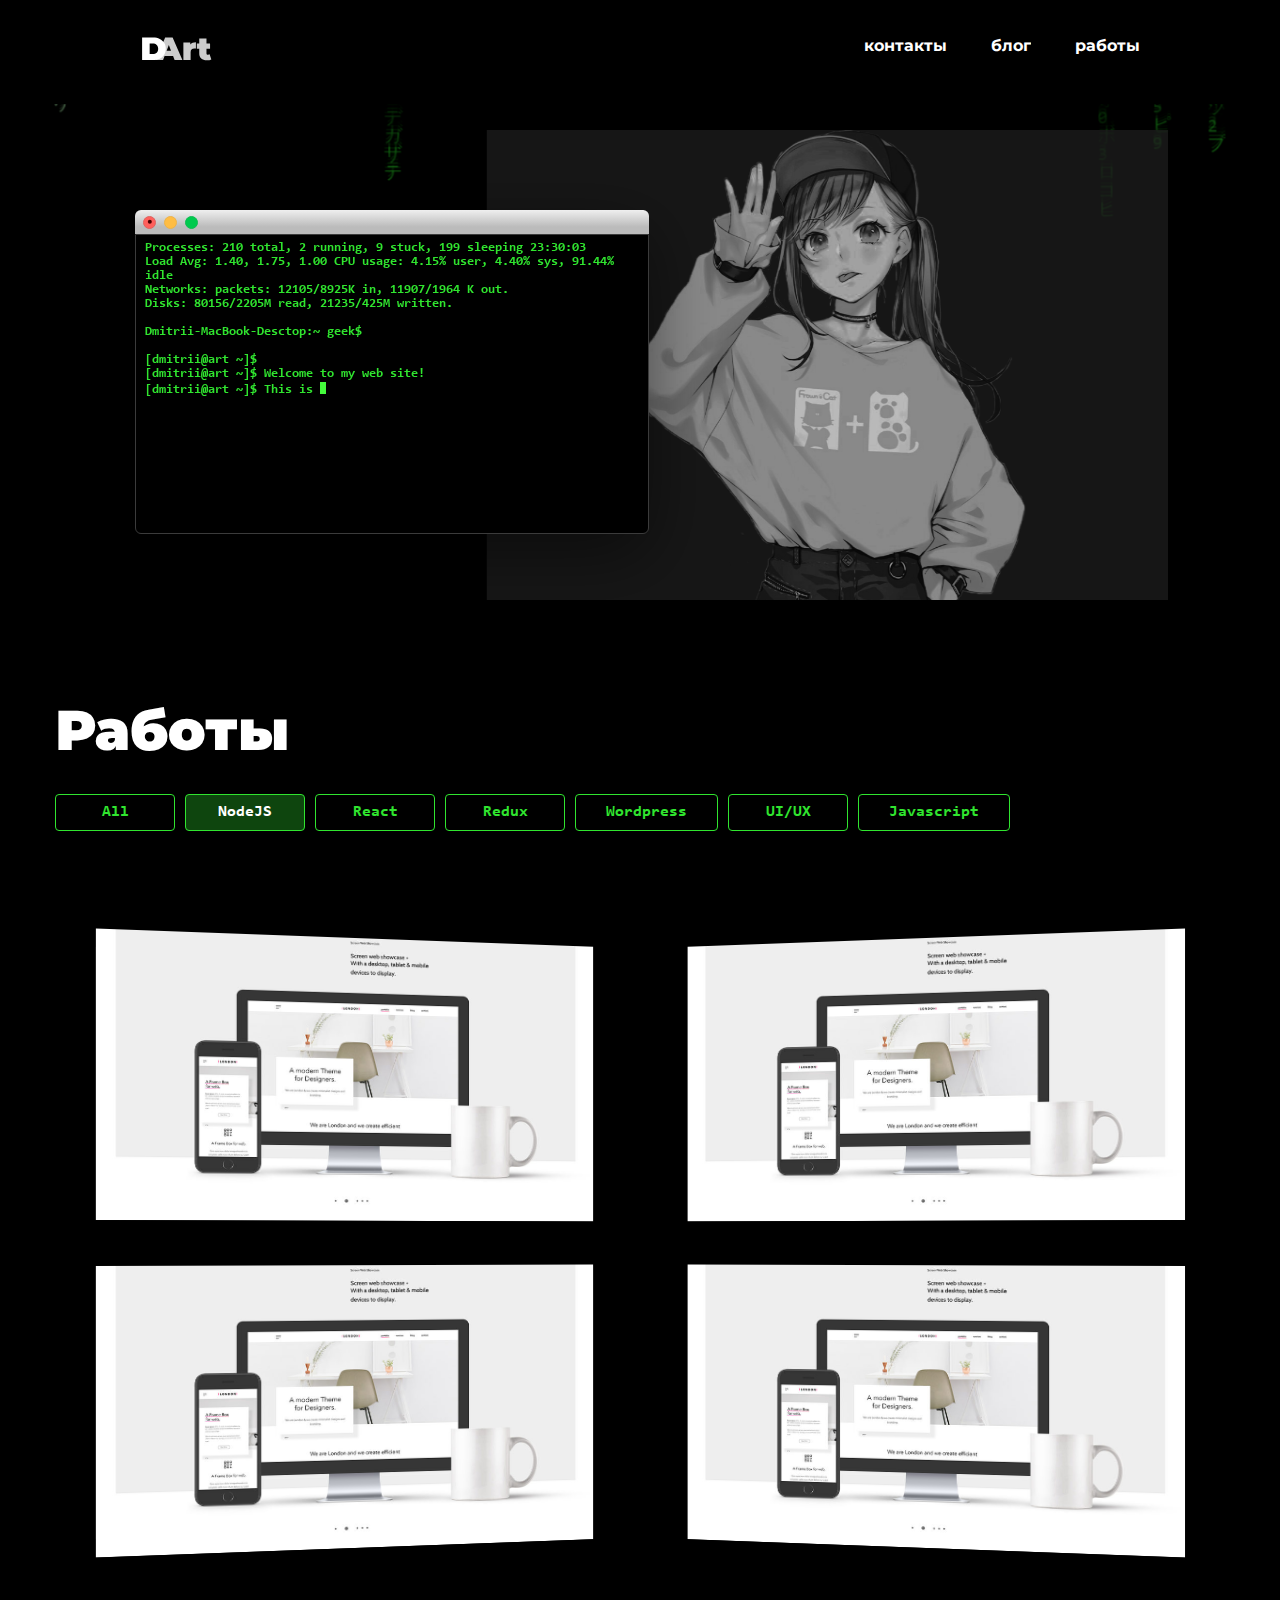
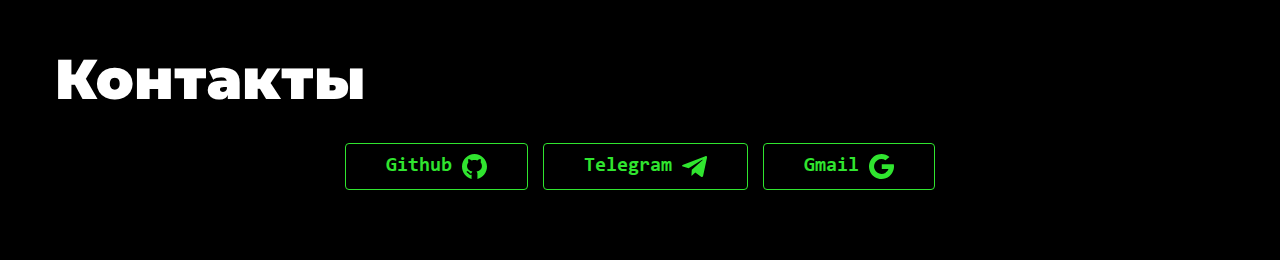
<file: index.html>
<!DOCTYPE html>
<html lang="en">
<head>
	<meta charset="UTF-8">
	<meta http-equiv="X-UA-Compatible" content="IE=edge">
	<meta name="viewport" content="width=device-width, initial-scale=1.0">
	
	<!-- Styles -->
	<link rel="stylesheet" href="./css/main.css">
	<link rel="stylesheet" href="./css/default.css">
	<link rel="stylesheet" href="./css/mixins.css">
	<link rel="stylesheet" href="./css/variables.css">
	<link rel="stylesheet" href="./css/animations.css">
	
	<!-- Fonts -->
	<link rel="preconnect" href="https://fonts.googleapis.com">
	<link rel="preconnect" href="https://fonts.gstatic.com" crossorigin>
	<link href="https://fonts.googleapis.com/css2?family=Montserrat:wght@300;400;500;700;900&display=swap" rel="stylesheet">
	<link rel="stylesheet" href="./webkit/fonts/stylesheet.css">
	<title>Portfolio</title>
</head>
<body>
	<div class="wrapper">
		<header class="header">
			<div class="container header__container">
				<div class="header__wrapper">
					<a href="./index.html" class="header__logo">
						<img src="./imgs/Logo.svg" alt="logo">
					</a>
					
					<div class="header__modal-btn">
						<span></span>
						<span></span>
					</div>
					<div class="header__nav">
						<a href="#footer" class="header__item">
							контакты
							<span></span>
							<span></span>
						</a>
						<a href="#blog" class="header__item">
							блог
							<span></span>
							<span></span>
						</a>
						<a href="#projects" class="header__item">
							работы
							<span></span>
							<span></span>
						</a>
				</div>
			</div>
		</header>

		<section id="about" class="about">
			<div style="max-width: 1400px;" class="container">
				<div id="scene-1" class="about__wrapper">
					<div data-offset-x="450" data-offset-y="0" data-depth="0.2" class="about__picture">
						<img src="./imgs/anime-waifu.png" alt="waifu">
					</div>

					<div data-offset-x="120" data-offset-y="80" data-depth="0.3" class="about__term terminal">
						<div class="terminal__header">
							<div class="terminal__controls">
								<button class="terminal__close"></button>
								<button class="terminal__minimize"></button>
								<button class="terminal__maximize"></button>
							</div>
						</div>

						<div class="terminal__body">
							<p>
								Processes: 210 total, 2 running, 9 stuck, 199 sleeping <span data-text="23:30:03" class="text-glitch noise-anim-1">23:30:03</span> <br>
								Load Avg: 1.40, 1.75, 1.00 CPU usage: 4.15% user, 4.40% sys, 91.4<span data-text="4% idle" class="text-glitch noise-anim-1">4% idle</span> <br>
								Networks: packets: <span data-text="12105/8925K" class="text-glitch noise-anim-2">12105/8925K</span> in, 11907/1964 K out. <br>
								Disks: <span data-text="80156/2205M" class="text-glitch noise-anim-2">80156/2205M</span> read, <span data-text="21235/425M" class="text-glitch noise-anim-2">21235/425M</span> written. <br>
								<br>
								Dmitrii-MacBook-Desctop:~ geek$ <br>
								<br>
								[dmitrii@art ~]$ <br>
								[dmitrii@art ~]$ <span data-text="Welcome" class="text-glitch noise-anim-3">Welcome</span> to my web site!
								<!-- <span class="highlight-text">ﾐﾋｰｳｼﾅﾓﾆｻﾜﾐﾋｰｳｼﾅﾓﾆｻﾜ</span> -->
								<br>
								[dmitrii@art ~]$ <span class="txt-type" data-wait="3000" data-words='["This is gonna be a really, really long sentence to write.."]'></span> <br>
								<br>
								<br>
								<br>
								<br>
								<br>
								<br>
								<br>
							</p>
						</div>
					</div>
				</div>
			</div>
		</section>

		<section class="projects" id="projects">
			<div class="container">
				<h2>Работы</h2>
				<div class="projects__categories">
					<button class="projects__cat-item"><p>All</p></button>
					<button class="projects__cat-item projects__cat-item-selected"><p>NodeJS</p></button>
					<button class="projects__cat-item"><p>React</p></button>
					<button class="projects__cat-item"><p>Redux</p></button>
					<button class="projects__cat-item"><p>Wordpress</p></button>
					<button class="projects__cat-item"><p>UI/UX</p></button>
					<button class="projects__cat-item"><p>Javascript</p></button>
				</div>
				
				<div class="projects__content">
					<div class="projects__case">
						<div class="projects__block">
							<div class="projects__fade"></div>
							<div class="projects__details">
								<div class="projects__info">
									<h5>Full-stack Web Application</h5>
									<div class="projects__tags">	
										<div class="projects__tag"><p>NodeJS</p></div>
										<div class="projects__tag"><p>React</p></div>
										<div class="projects__tag"><p>NodeJS</p></div>
										<div class="projects__tag"><p>React</p></div>
										<div class="projects__tag"><p>NodeJS</p></div>
										<div class="projects__tag"><p>React</p></div>
									</div>
								</div>
								<a href="./view.html"><button class="projects__button">Подробнее</button></a>
							</div>
							<img src="./imgs/project.jpg" alt="img">
						</div>
						
					</div>
					
					<div class="projects__case">
						<div class="projects__block">
							<div class="projects__fade"></div>
							<div class="projects__details">
								<div class="projects__info">
									<h5>Full-stack Web Application</h5>
									<div class="projects__tags">	
										<div class="projects__tag"><p>NodeJS</p></div>
										<div class="projects__tag"><p>React</p></div>
										<div class="projects__tag"><p>NodeJS</p></div>
										<div class="projects__tag"><p>React</p></div>
										<div class="projects__tag"><p>NodeJS</p></div>
										<div class="projects__tag"><p>React</p></div>
									</div>
								</div>
								<a href="./view.html"><button class="projects__button">Подробнее</button></a>
							</div>
							<img src="./imgs/project.jpg" alt="img">
						</div>
					</div>
					
					<div class="projects__case">
						<div class="projects__block">
							<div class="projects__fade"></div>
							<div class="projects__details">
								<div class="projects__info">
									<h5>Full-stack Web Application</h5>
									<div class="projects__tags">	
										<div class="projects__tag"><p>NodeJS</p></div>
										<div class="projects__tag"><p>React</p></div>
										<div class="projects__tag"><p>NodeJS</p></div>
										<div class="projects__tag"><p>React</p></div>
										<div class="projects__tag"><p>NodeJS</p></div>
										<div class="projects__tag"><p>React</p></div>
									</div>
								</div>
								<a href="./view.html"><button class="projects__button">Подробнее</button></a>
							</div>
							<img src="./imgs/project.jpg" alt="img">
						</div>
					</div>

					<div class="projects__case">
						<div class="projects__block">
							<div class="projects__fade"></div>
							<div class="projects__details">
								<div class="projects__info">
									<h5>Full-stack Web Application</h5>
									<div class="projects__tags">	
										<div class="projects__tag"><p>NodeJS</p></div>
										<div class="projects__tag"><p>React</p></div>
										<div class="projects__tag"><p>NodeJS</p></div>
										<div class="projects__tag"><p>React</p></div>
										<div class="projects__tag"><p>NodeJS</p></div>
										<div class="projects__tag"><p>React</p></div>
									</div>
								</div>
								<a href="./view.html"><button class="projects__button">Подробнее</button></a>
							</div>
							<img src="./imgs/project.jpg" alt="img">
						</div>
					</div>
				</div>
			</div>
		</section>

		<footer class="footer" id="footer">
			<div class="container">
				<h2>Контакты</h2>
				<div class="footer__socials">
					<a href="#" class="footer__link">
						<p>
							Github
							<svg width="30" height="30" viewBox="0 0 30 30" fill="none" xmlns="http://www.w3.org/2000/svg">
								<path d="M15 0C6.76117 0 0 6.76117 0 15C0 22.0306 4.93332 28.4171 11.4844 30V25.0374C10.8353 25.1795 10.2379 25.1836 9.5771 24.9889C8.69064 24.7272 7.97035 24.1367 7.43568 23.2363C7.09488 22.6614 6.49086 22.0379 5.86075 22.0837L5.70625 20.3327C7.06879 20.216 8.24753 21.1629 8.94722 22.3384C9.25804 22.8612 9.61578 23.1676 10.0749 23.3031C10.5187 23.4338 10.9953 23.3711 11.5505 23.175C11.6899 22.0633 12.1992 21.6472 12.5839 21.0612V21.0603C8.67691 20.4776 7.11983 18.4048 6.50185 16.7688C5.68291 14.5965 6.12236 11.8826 7.5705 10.1676C7.59865 10.1342 7.64946 10.0468 7.62978 9.98566C6.96579 7.97997 7.77489 6.3208 7.80464 6.14479C8.57094 6.37138 8.69545 5.91682 11.1333 7.39792L11.5546 7.65106C11.7309 7.75612 11.6755 7.69615 11.8517 7.68288C12.8696 7.40639 13.9426 7.25372 14.9998 7.23999C16.065 7.25372 17.1311 7.40639 18.1911 7.69409L18.3275 7.70782C18.3156 7.70599 18.3646 7.69913 18.4467 7.65015C21.492 5.80559 21.3826 6.40846 22.1992 6.14296C22.2288 6.3192 23.0271 8.00537 22.3702 9.98566C22.2816 10.2585 25.0104 12.7572 23.4979 16.7681C22.8799 18.4048 21.3231 20.4776 17.4161 21.0603V21.0612C17.9169 21.8246 18.5186 22.2306 18.5154 23.8053V30C25.0667 28.4171 29.9998 22.0306 29.9998 15C30 6.76117 23.2388 0 15 0V0Z" fill="#30E52F"/>
							</svg>								
						</p>
					</a>
					<a href="#" class="footer__link">
						<p>
							Telegram
							<svg width="30" height="30" viewBox="0 0 30 30" fill="white" xmlns="http://www.w3.org/2000/svg">
								<g clip-path="url(#clip0)">
								<path d="M11.7712 18.9763L11.275 25.9563C11.985 25.9563 12.2925 25.6513 12.6612 25.285L15.99 22.1038L22.8875 27.155C24.1525 27.86 25.0437 27.4888 25.385 25.9913L29.9125 4.77627L29.9137 4.77502C30.315 2.90502 29.2375 2.17377 28.005 2.63252L1.39248 12.8213C-0.423772 13.5263 -0.396272 14.5388 1.08373 14.9975L7.88748 17.1138L23.6912 7.22502C24.435 6.73252 25.1112 7.00502 24.555 7.49752L11.7712 18.9763Z" fill="#30E52F"/>
								</g>
								<defs>
								<clipPath id="clip0">
								<rect width="30" height="30" fill="white"/>
								</clipPath>
								</defs>
							</svg>								
						</p>
					</a>
					<a href="#" class="footer__link">
						<p>
							Gmail
							<svg width="30" height="30" viewBox="0 0 30 30" fill="none" xmlns="http://www.w3.org/2000/svg">
								<g clip-path="url(#clip0)">
								<path d="M6.64863 18.1293L5.60438 22.0277L1.78764 22.1084C0.646992 19.9928 0 17.5722 0 14.9999C0 12.5126 0.604922 10.1669 1.67719 8.10156H1.67801L5.07598 8.72453L6.56449 12.1021C6.25295 13.0104 6.08314 13.9854 6.08314 14.9999C6.08326 16.101 6.28271 17.156 6.64863 18.1293Z" fill="#30E52F"/>
								<path d="M29.738 12.1978C29.9102 13.1051 30.0001 14.0422 30.0001 14.9999C30.0001 16.0738 29.8872 17.1214 29.6721 18.1318C28.9419 21.5703 27.0339 24.5728 24.3908 26.6975L24.39 26.6967L20.11 26.4783L19.5043 22.6969C21.2581 21.6684 22.6287 20.0587 23.3507 18.1318H15.3298V12.1978H23.4677H29.738Z" fill="#30E52F"/>
								<path d="M24.3898 26.6967L24.3906 26.6975C21.82 28.7637 18.5546 30 15 30C9.2876 30 4.32113 26.8071 1.7876 22.1085L6.64859 18.1294C7.91533 21.5101 11.1766 23.9168 15 23.9168C16.6433 23.9168 18.1829 23.4725 19.5041 22.697L24.3898 26.6967Z" fill="#30E52F"/>
								<path d="M24.5744 3.45328L19.715 7.43156C18.3478 6.57691 16.7315 6.0832 14.9999 6.0832C11.09 6.0832 7.76777 8.60022 6.56449 12.1022L1.67794 8.10164H1.67712C4.17357 3.28846 9.20267 0 14.9999 0C18.6395 0 21.9766 1.29645 24.5744 3.45328Z" fill="#30E52F"/>
								</g>
								<defs>
								<clipPath id="clip0">
								<rect width="30" height="30" fill="white"/>
								</clipPath>
								</defs>
							</svg>								
						</p>
					</a>
				</div>
			</div>
		</footer>
	</div>

	<script src="./js/utils.js"></script>
	<script src="./js/index.js"></script>
	<script src="./js/animations.js"></script>
	<script src="./js/matrix.js"></script>

	<!-- Libs -->
	<script src="libs/parallax-js/parallax.js"></script>
	<script src="libs/tilt-js/tilt.min.js"></script>
	<script src="libs/p5-js/p5.min.js"></script>


</body>
</html>
</file>
<file: css/main.css>
@-webkit-keyframes navbar-item-slide {
  0% {
    -webkit-transform: translateX(calc(-100% - 5px));
            transform: translateX(calc(-100% - 5px));
  }
  40% {
    -webkit-transform: translateX(0);
            transform: translateX(0);
  }
  60% {
    -webkit-transform: translateX(0);
            transform: translateX(0);
  }
  100% {
    -webkit-transform: translateX(calc(100% + 10px));
            transform: translateX(calc(100% + 10px));
  }
}

@keyframes navbar-item-slide {
  0% {
    -webkit-transform: translateX(calc(-100% - 5px));
            transform: translateX(calc(-100% - 5px));
  }
  40% {
    -webkit-transform: translateX(0);
            transform: translateX(0);
  }
  60% {
    -webkit-transform: translateX(0);
            transform: translateX(0);
  }
  100% {
    -webkit-transform: translateX(calc(100% + 10px));
            transform: translateX(calc(100% + 10px));
  }
}

@-webkit-keyframes terminal-cursor {
  to {
    visibility: hidden;
  }
}

@keyframes terminal-cursor {
  to {
    visibility: hidden;
  }
}

.header__container {
  padding: 20px 100px 0 100px !important;
}

@media only screen and (max-width: 992px) {
  .header__container {
    padding: 0 15px !important;
  }
}

.header__wrapper {
  height: 60px;
  display: -webkit-box;
  display: -ms-flexbox;
  display: flex;
  -webkit-box-orient: horizontal;
  -webkit-box-direction: normal;
      -ms-flex-direction: row;
          flex-direction: row;
  -webkit-box-pack: justify;
      -ms-flex-pack: justify;
          justify-content: space-between;
  -webkit-box-align: center;
      -ms-flex-align: center;
          align-items: center;
}

.header__nav {
  cursor: default;
}

.header__item {
  display: inline-block;
  text-decoration: none;
  color: #fff;
  font-family: "Montserrat", sans-serif;
  font-weight: bold;
  margin-right: 40px;
  position: relative;
  font-size: 16px;
  overflow-x: hidden;
  overflow: hidden;
  padding-bottom: 5px;
}

.header__item:last-child {
  margin-right: 0;
}

.header__item span {
  border-radius: 10px;
  display: block;
  width: 100%;
  height: 2px;
  background-color: #fff;
  position: absolute;
  bottom: 0;
  -webkit-transform: translateX(calc(-100% - 5px));
          transform: translateX(calc(-100% - 5px));
}

.header__item:hover {
  text-decoration: none;
}

@-webkit-keyframes item-slide {
  0% {
    -webkit-transform: translateX(calc(-100% - 5px));
            transform: translateX(calc(-100% - 5px));
  }
  20% {
    -webkit-transform: translateX(0);
            transform: translateX(0);
  }
  30% {
    -webkit-transform: translateX(0);
            transform: translateX(0);
  }
  50% {
    -webkit-transform: translateX(calc(100% + 10px));
            transform: translateX(calc(100% + 10px));
  }
}

@keyframes item-slide {
  0% {
    -webkit-transform: translateX(calc(-100% - 5px));
            transform: translateX(calc(-100% - 5px));
  }
  20% {
    -webkit-transform: translateX(0);
            transform: translateX(0);
  }
  30% {
    -webkit-transform: translateX(0);
            transform: translateX(0);
  }
  50% {
    -webkit-transform: translateX(calc(100% + 10px));
            transform: translateX(calc(100% + 10px));
  }
}

.header__modal-btn {
  display: none;
  position: relative;
  z-index: 100;
  width: 30px;
  height: 30px;
  cursor: pointer;
  -webkit-transition: 200ms ease-in-out;
  transition: 200ms ease-in-out;
}

.header__modal-btn.active {
  -webkit-transform: rotate(90deg);
          transform: rotate(90deg);
}

.header__modal-btn span {
  position: absolute;
  width: 100%;
  height: 2px;
  background-color: #fff;
  border-radius: 100px;
  top: 50%;
  -webkit-transform-origin: center center;
          transform-origin: center center;
  -webkit-transition: .2s ease-in-out;
  transition: .2s ease-in-out;
}

.header__modal-btn span:first-child {
  -webkit-transform: translate(0, calc(-50% + 3px));
          transform: translate(0, calc(-50% + 3px));
}

.header__modal-btn span:last-child {
  -webkit-transform: translate(0, calc(-50% - 3px));
          transform: translate(0, calc(-50% - 3px));
}

@media only screen and (max-width: 576px) {
  .header__nav {
    border-radius: 5px;
    z-index: 100;
    display: -webkit-box;
    display: -ms-flexbox;
    display: flex;
    -webkit-box-orient: vertical;
    -webkit-box-direction: normal;
        -ms-flex-direction: column;
            flex-direction: column;
    position: absolute;
    right: 15px;
    top: 65px;
    padding: 20px 30px;
    background-color: #000;
    border: 1px solid #3B3B3B;
    text-align: center;
    max-width: 200px;
    -webkit-transform-origin: top right;
            transform-origin: top right;
    -webkit-transform: rotate(-90deg) translateY(15px);
            transform: rotate(-90deg) translateY(15px);
    -webkit-transition: -webkit-transform 200ms ease-in-out;
    transition: -webkit-transform 200ms ease-in-out;
    transition: transform 200ms ease-in-out;
    transition: transform 200ms ease-in-out, -webkit-transform 200ms ease-in-out;
  }
  .header__nav a {
    margin: 10px 0;
  }
  .header__nav.active {
    -webkit-transform: translateY(15px);
            transform: translateY(15px);
  }
  .header__modal-btn {
    display: unset;
  }
}

.about {
  -webkit-perspective: 1400px;
          perspective: 1400px;
  -webkit-transform-style: preserve-3d;
          transform-style: preserve-3d;
}

.about #matrix {
  position: absolute;
  -webkit-transform: translateZ(-130px);
          transform: translateZ(-130px);
  z-index: -1;
  top: 0;
}

.about__wrapper {
  display: -webkit-box;
  display: -ms-flexbox;
  display: flex;
  padding: 50px 0;
}

.about__wrapper.no-parallax {
  -webkit-box-pack: center;
      -ms-flex-pack: center;
          justify-content: center;
  -webkit-box-align: center;
      -ms-flex-align: center;
          align-items: center;
}

.about__picture {
  position: absolute;
  overflow: hidden;
  max-width: 800px;
  max-height: 470px;
  background-color: rgba(28, 28, 28, 0.8);
  display: -webkit-box !important;
  display: -ms-flexbox !important;
  display: flex !important;
}

.about__picture.no-parallax {
  -webkit-transform: translate(200px, 0) rotateY(-20deg) !important;
          transform: translate(200px, 0) rotateY(-20deg) !important;
}

@media only screen and (max-width: 992px) {
  .about__picture.no-parallax {
    -webkit-transform: translate(0, 0) !important;
            transform: translate(0, 0) !important;
  }
}

@media only screen and (max-width: 576px) {
  .about__picture.no-parallax img {
    -webkit-transform: translateX(-130px);
            transform: translateX(-130px);
  }
}

@media only screen and (max-width: 320px) {
  .about__picture.no-parallax img {
    -webkit-transform: translateX(-200px);
            transform: translateX(-200px);
  }
}

.about__picture img {
  display: inline-block;
  -o-object-fit: contain !important;
     object-fit: contain !important;
}

.about__term {
  z-index: 10;
}

.about__term.no-parallax {
  -webkit-transform: translate(-200px, 0) !important;
          transform: translate(-200px, 0) !important;
}

@media only screen and (min-width: 1200px) {
  .about__term.no-parallax {
    -webkit-transform: translate(-300px, 0) !important;
            transform: translate(-300px, 0) !important;
  }
}

@media only screen and (max-width: 992px) {
  .about__term.no-parallax {
    -webkit-transform: translate(0, 200px) !important;
            transform: translate(0, 200px) !important;
  }
}

@media only screen and (max-width: 576px) {
  .about__term.no-parallax {
    -webkit-transform: translate(0, 230px) !important;
            transform: translate(0, 230px) !important;
  }
}

.projects {
  color: #fff;
  font-family: "Montserrat", sans-serif;
}

@media only screen and (max-width: 992px) {
  .projects {
    margin-top: 150px;
  }
}

.projects h2 {
  font-size: 56px;
  font-weight: 900;
  margin-bottom: 0;
  color: #fff;
}

@media only screen and (max-width: 576px) {
  .projects h2 {
    font-size: 36px;
  }
}

.projects__categories {
  margin-top: 30px;
  display: -webkit-box;
  display: -ms-flexbox;
  display: flex;
  -webkit-box-orient: horizontal;
  -webkit-box-direction: normal;
      -ms-flex-direction: row;
          flex-direction: row;
  -ms-flex-wrap: wrap;
      flex-wrap: wrap;
}

.projects__cat-item {
  cursor: pointer;
  background-color: transparent;
  color: #30E52F;
  border: 1px solid #30E52F;
  outline: none;
  border-radius: 4px;
  overflow: hidden;
  min-width: 120px;
  font-weight: bold;
  padding: 8px 30px;
  font-size: 16px;
  margin: 0 10px 10px 0;
  display: -webkit-box;
  display: -ms-flexbox;
  display: flex;
  -webkit-box-pack: center;
      -ms-flex-pack: center;
          justify-content: center;
  -webkit-box-align: center;
      -ms-flex-align: center;
          align-items: center;
  position: relative;
}

.projects__cat-item:hover {
  color: #fff;
  background-color: rgba(48, 229, 47, 0.3);
}

.projects__cat-item p {
  padding: 0;
  margin: 0;
  font-family: "Consolas", sans-serif;
}

.projects__cat-item-selected {
  color: #fff;
  background-color: rgba(48, 229, 47, 0.3);
}

.projects__content {
  -webkit-perspective: 1400px;
          perspective: 1400px;
  -webkit-transform-style: preserve-3d;
          transform-style: preserve-3d;
  margin-top: 70px;
  display: -webkit-box;
  display: -ms-flexbox;
  display: flex;
  -ms-flex-pack: distribute;
      justify-content: space-around;
  -ms-flex-wrap: wrap;
      flex-wrap: wrap;
}

.projects__case {
  position: relative;
  -webkit-box-sizing: border-box;
          box-sizing: border-box;
  padding: 15px;
  -ms-flex-preferred-size: 550px;
      flex-basis: 550px;
  height: 100%;
  max-height: 350px;
  text-align: center;
  -webkit-transition: .1s ease-in-out;
  transition: .1s ease-in-out;
}

.projects__case:nth-child(odd) {
  -webkit-transform: translateZ(-20px) rotateY(10deg) scale(0.95);
          transform: translateZ(-20px) rotateY(10deg) scale(0.95);
}

.projects__case:nth-child(even) {
  -webkit-transform: translateZ(-20px) rotateY(-10deg) scale(0.95);
          transform: translateZ(-20px) rotateY(-10deg) scale(0.95);
}

.projects__case:hover {
  -webkit-transform: translateZ(0) rotateY(0deg) scale(1);
          transform: translateZ(0) rotateY(0deg) scale(1);
}

@media only screen and (max-width: 1200px) {
  .projects__case {
    -webkit-transform: translateZ(0) rotateY(0deg) scale(1) !important;
            transform: translateZ(0) rotateY(0deg) scale(1) !important;
  }
}

@media only screen and (max-width: 768px) {
  .projects__case {
    padding: 7.5px 0;
  }
}

.projects__block {
  position: relative;
  width: 100%;
  padding-top: 58%;
  height: 100%;
}

.projects__block img {
  z-index: 0;
  width: 100%;
  position: absolute;
  left: 0;
  top: 0;
  height: 100%;
  -o-object-fit: cover;
     object-fit: cover;
}

.projects__block:hover .projects__fade {
  opacity: .85;
  z-index: 1;
}

.projects__block:hover .projects__details {
  opacity: 1;
}

.projects__block:hover .projects__button {
  -webkit-transform: translateY(0);
          transform: translateY(0);
}

.projects__block:hover .projects__info h5 {
  -webkit-transform: translateY(0);
          transform: translateY(0);
}

.projects__block:hover .projects__tag {
  opacity: 1;
  -webkit-transform: translateY(0);
          transform: translateY(0);
}

.projects__fade {
  position: absolute;
  width: 100%;
  height: 100%;
  background-color: #000;
  top: 0;
  left: 0;
  z-index: 3;
  opacity: 0;
  -webkit-transition: .1s ease-in;
  transition: .1s ease-in;
}

.projects__details {
  width: 100%;
  height: 100%;
  position: absolute;
  top: 0;
  left: 0;
  z-index: 2;
  -webkit-box-orient: vertical;
  -webkit-box-direction: normal;
      -ms-flex-direction: column;
          flex-direction: column;
  -webkit-box-align: center;
      -ms-flex-align: center;
          align-items: center;
  -webkit-box-pack: justify;
      -ms-flex-pack: justify;
          justify-content: space-between;
  overflow: hidden;
  display: -webkit-box;
  display: -ms-flexbox;
  display: flex;
  opacity: 0;
  -webkit-transition: .2s ease-in;
  transition: .2s ease-in;
  -webkit-transform-style: preserve-3d;
          transform-style: preserve-3d;
  -webkit-transform: perspective(1000px);
          transform: perspective(1000px);
}

.projects__info h5 {
  -webkit-transform: translateY(-50px);
          transform: translateY(-50px);
  font-size: 20px;
  margin: 15px 0 30px 0;
  opacity: 1;
  -webkit-transition: .2s ease-in;
  transition: .2s ease-in;
}

@media only screen and (max-width: 576px) {
  .projects__info h5 {
    margin: 10px 0;
    font-size: 13px;
  }
}

.projects__tags {
  display: -webkit-box;
  display: -ms-flexbox;
  display: flex;
  -ms-flex-wrap: wrap;
      flex-wrap: wrap;
  -webkit-box-pack: center;
      -ms-flex-pack: center;
          justify-content: center;
  width: 80%;
  margin: 0 auto;
  -webkit-transform: translateZ(30px);
          transform: translateZ(30px);
}

@media only screen and (max-width: 576px) {
  .projects__tags {
    margin-top: 0;
    width: 100%;
  }
}

.projects__tag {
  cursor: pointer;
  background-color: transparent;
  color: #30E52F;
  border: 1px solid #30E52F;
  outline: none;
  border-radius: 4px;
  overflow: hidden;
  opacity: 0;
  -webkit-transform: translateY(-15px);
          transform: translateY(-15px);
  -webkit-transition: .1s ease-in-out;
  transition: .1s ease-in-out;
  -webkit-transition-property: opacity, -webkit-transform;
  transition-property: opacity, -webkit-transform;
  transition-property: transform, opacity;
  transition-property: transform, opacity, -webkit-transform;
  margin: 7px 5px;
  padding: 5px 15px;
  -webkit-box-sizing: border-box;
          box-sizing: border-box;
  font-size: 12.5px;
}

.projects__tag:hover {
  color: #fff;
  background-color: rgba(48, 229, 47, 0.3);
}

@media only screen and (max-width: 576px) {
  .projects__tag {
    margin: 3px;
    padding: 5px 10px;
    font-size: 9px;
  }
}

.projects__tag p {
  padding: 0;
  margin: 0;
}

.projects__button {
  cursor: pointer;
  background-color: transparent;
  color: #30E52F;
  border: 1px solid #30E52F;
  outline: none;
  border-radius: 4px;
  overflow: hidden;
  padding: 10px 18px;
  color: #30E52F;
  font-size: 12.5px;
  min-width: 120px;
  margin: 10px 5px;
  border: 1px solid #30E52F;
  -webkit-transform: translateY(50px);
          transform: translateY(50px);
  -webkit-transition: -webkit-transform .2s ease-in;
  transition: -webkit-transform .2s ease-in;
  transition: transform .2s ease-in;
  transition: transform .2s ease-in, -webkit-transform .2s ease-in;
}

.projects__button:hover {
  color: #fff;
  background-color: rgba(48, 229, 47, 0.3);
}

@media only screen and (max-width: 576px) {
  .projects__button {
    padding: 7px 13px;
    font-size: 10px;
  }
}

.footer {
  text-align: center;
  margin-top: 70px;
}

.footer h2 {
  font-size: 56px;
  font-weight: 900;
  margin-bottom: 0;
  color: #fff;
  text-align: left;
}

@media only screen and (max-width: 576px) {
  .footer h2 {
    font-size: 36px;
  }
}

.footer__socials {
  display: -webkit-box;
  display: -ms-flexbox;
  display: flex;
  -webkit-box-pack: center;
      -ms-flex-pack: center;
          justify-content: center;
  margin-top: 30px;
  margin-bottom: 70px;
}

@media only screen and (max-width: 576px) {
  .footer__socials {
    -webkit-box-orient: vertical;
    -webkit-box-direction: normal;
        -ms-flex-direction: column;
            flex-direction: column;
    margin-bottom: 30px;
  }
}

.footer__link {
  cursor: pointer;
  background-color: transparent;
  color: #30E52F;
  border: 1px solid #30E52F;
  outline: none;
  border-radius: 4px;
  overflow: hidden;
  text-decoration: none;
  margin: 0 7.5px;
}

.footer__link:hover {
  color: #fff;
  background-color: rgba(48, 229, 47, 0.3);
}

.footer__link:hover svg path {
  fill: #fff;
}

@media only screen and (max-width: 576px) {
  .footer__link {
    margin: 7.5px 0;
  }
}

.footer__link p {
  display: -webkit-box;
  display: -ms-flexbox;
  display: flex;
  -webkit-box-align: center;
      -ms-flex-align: center;
          align-items: center;
  -webkit-box-pack: center;
      -ms-flex-pack: center;
          justify-content: center;
  margin: 0;
  padding: 10px 40px;
  font-weight: bold;
  font-size: 20px;
  font-family: "Consolas", sans-serif;
}

.footer__link p svg {
  margin-left: 10px;
  width: 25px !important;
  height: 25px !important;
}

.terminal {
  -webkit-filter: drop-shadow(0px 20px 35px rgba(0, 0, 0, 0.5));
          filter: drop-shadow(0px 20px 35px rgba(0, 0, 0, 0.5));
  color: #30E52F;
  max-width: 514px;
  overflow: hidden;
}

.terminal__header {
  border-radius: 6px 6px 0 0;
  height: 24px;
  -webkit-box-sizing: border-box;
          box-sizing: border-box;
  padding: 0 8px;
  background: -webkit-gradient(linear, left top, left bottom, from(#EFEFEF), color-stop(70.25%, #bbbbbb));
  background: linear-gradient(180deg, #EFEFEF 0%, #bbbbbb 70.25%);
  -webkit-box-align: center;
      -ms-flex-align: center;
          align-items: center;
  display: -webkit-box;
  display: -ms-flexbox;
  display: flex;
}

.terminal__controls {
  display: -webkit-box;
  display: -ms-flexbox;
  display: flex;
}

.terminal__controls button {
  cursor: pointer;
  border-radius: 50%;
  width: 13px;
  height: 13px;
  padding: 0;
  margin: 0;
  margin-right: 8px;
  outline: none;
  border: none;
}

.terminal__close {
  position: relative;
  border: 1px solid #DD6461 !important;
  background-color: #FF605C;
}

.terminal__close::after {
  position: absolute;
  content: '';
  width: 40%;
  height: 40%;
  top: 50%;
  left: 50%;
  -webkit-transform: translate(-50%, -50%);
          transform: translate(-50%, -50%);
  border-radius: 50%;
  background-color: #4B0000;
}

.terminal__minimize {
  border: 1px solid #EDB34A !important;
  background-color: #FFBD44;
}

.terminal__maximize {
  border: 1px solid #10BC52 !important;
  background-color: #00CA4E;
}

.terminal__body {
  background-color: #000;
  border-radius: 0 0 6px 6px;
  border: 1px solid #3B3B3B;
  -webkit-box-sizing: border-box;
          box-sizing: border-box;
  padding: 6px 9px;
  font-family: "Consolas", sans-serif;
  color: #30E52F;
  font-weight: bold;
  font-size: 12.5px;
  min-height: 300px;
}

@media only screen and (max-width: 576px) {
  .terminal__body {
    height: 330px;
  }
}

.terminal__body p {
  margin: 0;
  padding: 0;
}

.terminal__cursor {
  display: inline-block;
  height: 12px;
  width: 6px;
  background-color: #44FC3C;
  -webkit-transform: translateY(1px);
          transform: translateY(1px);
  -webkit-animation: terminal-cursor 1s infinite;
          animation: terminal-cursor 1s infinite;
}

.terminal .txt-type > .txt::after {
  content: '';
  display: inline-block;
  height: 12px;
  width: 6px;
  background-color: #44FC3C;
  -webkit-transform: translateY(1px);
          transform: translateY(1px);
  -webkit-animation: terminal-cursor 0.5s steps(5, start) infinite;
          animation: terminal-cursor 0.5s steps(5, start) infinite;
}

.text-glitch {
  position: relative;
}

.text-glitch:after, .text-glitch:before {
  content: attr(data-text);
  position: absolute;
  top: 0;
  color: #B7FFB7;
  background: black;
  overflow: hidden;
  clip: rect(0, 900px, 0, 0);
}

.text-glitch:after {
  left: 1px;
  text-shadow: -1px 0 rgba(48, 229, 47, 0.3);
  -webkit-animation-duration: 1s;
          animation-duration: 1s;
  -webkit-animation-iteration-count: infinite;
          animation-iteration-count: infinite;
  animation-direction: alternate-reverse;
  -webkit-animation-timing-function: linear;
          animation-timing-function: linear;
}

.text-glitch:before {
  left: -1px;
  text-shadow: 1px 0 white;
  -webkit-animation-duration: 1s;
          animation-duration: 1s;
  -webkit-animation-iteration-count: infinite;
          animation-iteration-count: infinite;
  animation-direction: alternate-reverse;
  -webkit-animation-timing-function: linear;
          animation-timing-function: linear;
}

.text-glitch.noise-anim-1:after {
  -webkit-animation-name: noise-anim-1;
          animation-name: noise-anim-1;
}

.text-glitch.noise-anim-1:before {
  -webkit-animation-name: noise-anim-1;
          animation-name: noise-anim-1;
}

.text-glitch.noise-anim-2:after {
  -webkit-animation-name: noise-anim-2;
          animation-name: noise-anim-2;
}

.text-glitch.noise-anim-2:before {
  -webkit-animation-name: noise-anim-2;
          animation-name: noise-anim-2;
}

.text-glitch.noise-anim-3:after {
  -webkit-animation-name: noise-anim-3;
          animation-name: noise-anim-3;
}

.text-glitch.noise-anim-3:before {
  -webkit-animation-name: noise-anim-3;
          animation-name: noise-anim-3;
}

@-webkit-keyframes noise-anim-1 {
  0% {
    clip: rect(3px, 9999px, 1px, 0);
  }
  2.5% {
    clip: rect(8px, 9999px, 8px, 0);
  }
  5% {
    clip: rect(1px, 9999px, 6px, 0);
  }
  7.5% {
    clip: rect(7px, 9999px, 7px, 0);
  }
  10% {
    clip: rect(8px, 9999px, 10px, 0);
  }
  12.5% {
    clip: rect(10px, 9999px, 1px, 0);
  }
  15% {
    clip: rect(7px, 9999px, 9px, 0);
  }
  17.5% {
    clip: rect(7px, 9999px, 2px, 0);
  }
  20% {
    clip: rect(4px, 9999px, 3px, 0);
  }
  22.5% {
    clip: rect(8px, 9999px, 7px, 0);
  }
  25% {
    clip: rect(5px, 9999px, 7px, 0);
  }
}

@keyframes noise-anim-1 {
  0% {
    clip: rect(3px, 9999px, 1px, 0);
  }
  2.5% {
    clip: rect(8px, 9999px, 8px, 0);
  }
  5% {
    clip: rect(1px, 9999px, 6px, 0);
  }
  7.5% {
    clip: rect(7px, 9999px, 7px, 0);
  }
  10% {
    clip: rect(8px, 9999px, 10px, 0);
  }
  12.5% {
    clip: rect(10px, 9999px, 1px, 0);
  }
  15% {
    clip: rect(7px, 9999px, 9px, 0);
  }
  17.5% {
    clip: rect(7px, 9999px, 2px, 0);
  }
  20% {
    clip: rect(4px, 9999px, 3px, 0);
  }
  22.5% {
    clip: rect(8px, 9999px, 7px, 0);
  }
  25% {
    clip: rect(5px, 9999px, 7px, 0);
  }
}

@-webkit-keyframes noise-anim-2 {
  0% {
    clip: rect(3px, 9999px, 5px, 0);
  }
  5% {
    clip: rect(1px, 9999px, 2px, 0);
  }
  10% {
    clip: rect(2px, 9999px, 2px, 0);
  }
  15% {
    clip: rect(3px, 9999px, 1px, 0);
  }
  20% {
    clip: rect(4px, 9999px, 2px, 0);
  }
  25% {
    clip: rect(3px, 9999px, 4px, 0);
  }
  30% {
    clip: rect(4px, 9999px, 3px, 0);
  }
  35% {
    clip: rect(4px, 9999px, 4px, 0);
  }
  40% {
    clip: rect(3px, 9999px, 2px, 0);
  }
  45% {
    clip: rect(3px, 9999px, 4px, 0);
  }
  50% {
    clip: rect(2px, 9999px, 1px, 0);
  }
}

@keyframes noise-anim-2 {
  0% {
    clip: rect(3px, 9999px, 5px, 0);
  }
  5% {
    clip: rect(1px, 9999px, 2px, 0);
  }
  10% {
    clip: rect(2px, 9999px, 2px, 0);
  }
  15% {
    clip: rect(3px, 9999px, 1px, 0);
  }
  20% {
    clip: rect(4px, 9999px, 2px, 0);
  }
  25% {
    clip: rect(3px, 9999px, 4px, 0);
  }
  30% {
    clip: rect(4px, 9999px, 3px, 0);
  }
  35% {
    clip: rect(4px, 9999px, 4px, 0);
  }
  40% {
    clip: rect(3px, 9999px, 2px, 0);
  }
  45% {
    clip: rect(3px, 9999px, 4px, 0);
  }
  50% {
    clip: rect(2px, 9999px, 1px, 0);
  }
}

@-webkit-keyframes noise-anim-3 {
  0% {
    clip: rect(10px, 9999px, 4px, 0);
  }
  0.625% {
    clip: rect(9px, 9999px, 7px, 0);
  }
  1.25% {
    clip: rect(3px, 9999px, 3px, 0);
  }
  1.875% {
    clip: rect(3px, 9999px, 8px, 0);
  }
  2.5% {
    clip: rect(9px, 9999px, 7px, 0);
  }
  3.125% {
    clip: rect(6px, 9999px, 7px, 0);
  }
  3.75% {
    clip: rect(1px, 9999px, 1px, 0);
  }
  4.375% {
    clip: rect(2px, 9999px, 4px, 0);
  }
  5% {
    clip: rect(7px, 9999px, 9px, 0);
  }
  5.625% {
    clip: rect(2px, 9999px, 8px, 0);
  }
  6.25% {
    clip: rect(4px, 9999px, 1px, 0);
  }
}

@keyframes noise-anim-3 {
  0% {
    clip: rect(10px, 9999px, 4px, 0);
  }
  0.625% {
    clip: rect(9px, 9999px, 7px, 0);
  }
  1.25% {
    clip: rect(3px, 9999px, 3px, 0);
  }
  1.875% {
    clip: rect(3px, 9999px, 8px, 0);
  }
  2.5% {
    clip: rect(9px, 9999px, 7px, 0);
  }
  3.125% {
    clip: rect(6px, 9999px, 7px, 0);
  }
  3.75% {
    clip: rect(1px, 9999px, 1px, 0);
  }
  4.375% {
    clip: rect(2px, 9999px, 4px, 0);
  }
  5% {
    clip: rect(7px, 9999px, 9px, 0);
  }
  5.625% {
    clip: rect(2px, 9999px, 8px, 0);
  }
  6.25% {
    clip: rect(4px, 9999px, 1px, 0);
  }
}
</file>
<file: css/default.css>
body, html {
  margin: 0;
  padding: 0;
  width: 100%;
  font-family: "Montserrat", sans-serif;
  background-color: #000;
  scroll-behavior: smooth;
}

.wrapper {
  overflow-x: hidden;
  position: relative;
}

body {
  overflow-x: hidden;
}

.container {
  -webkit-box-sizing: border-box;
          box-sizing: border-box;
  max-width: 1200px;
  padding: 0 15px;
  margin: 0 auto;
}

.button {
  outline: none;
  border: none;
  color: #000;
  -webkit-box-sizing: border-box;
          box-sizing: border-box;
  cursor: pointer;
}

.highlight-text {
  color: #B7FFB7;
}
</file>
<file: css/mixins.css>
/* No CSS */
</file>
<file: css/variables.css>
/* No CSS */
</file>
<file: css/animations.css>
@-webkit-keyframes navbar-item-slide {
  0% {
    -webkit-transform: translateX(calc(-100% - 5px));
            transform: translateX(calc(-100% - 5px));
  }
  40% {
    -webkit-transform: translateX(0);
            transform: translateX(0);
  }
  60% {
    -webkit-transform: translateX(0);
            transform: translateX(0);
  }
  100% {
    -webkit-transform: translateX(calc(100% + 10px));
            transform: translateX(calc(100% + 10px));
  }
}

@keyframes navbar-item-slide {
  0% {
    -webkit-transform: translateX(calc(-100% - 5px));
            transform: translateX(calc(-100% - 5px));
  }
  40% {
    -webkit-transform: translateX(0);
            transform: translateX(0);
  }
  60% {
    -webkit-transform: translateX(0);
            transform: translateX(0);
  }
  100% {
    -webkit-transform: translateX(calc(100% + 10px));
            transform: translateX(calc(100% + 10px));
  }
}

@-webkit-keyframes terminal-cursor {
  to {
    visibility: hidden;
  }
}

@keyframes terminal-cursor {
  to {
    visibility: hidden;
  }
}
</file>
<file: webkit/fonts/stylesheet.css>
@font-face {
    font-family: 'Consolas';
    src: url('Consolas.woff2') format('woff2'),
        url('Consolas.woff') format('woff');
    font-weight: normal;
    font-style: normal;
    font-display: swap;
}

@font-face {
    font-family: 'Consolas';
    src: url('Consolas-Bold.woff2') format('woff2'),
        url('Consolas-Bold.woff') format('woff');
    font-weight: bold;
    font-style: normal;
    font-display: swap;
}
</file>
